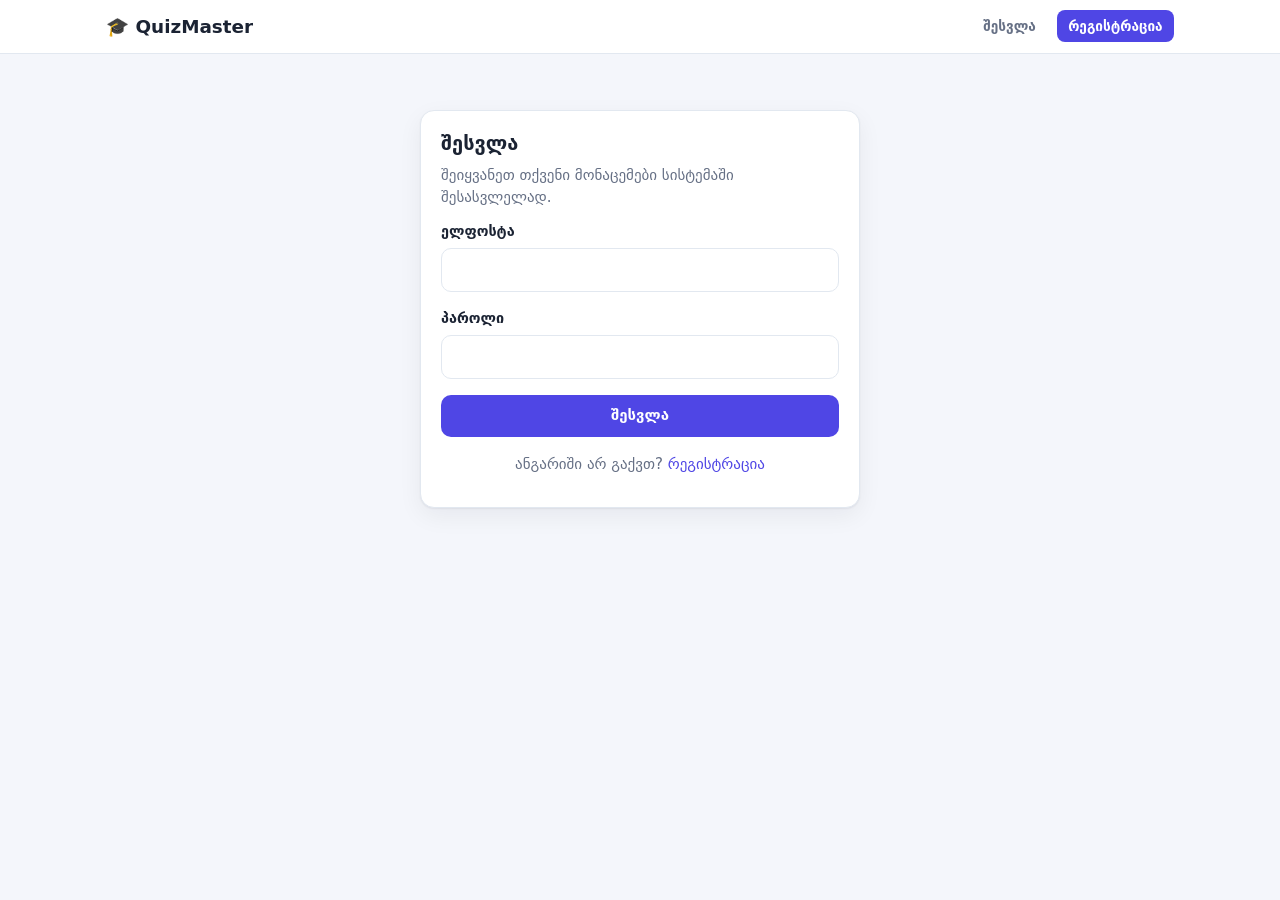
<file: QuizMaster.API/wwwroot/index.html>
<!DOCTYPE html>
<html lang="ka">
<head>
  <meta charset="utf-8">
  <meta name="viewport" content="width=device-width, initial-scale=1">
  <title>QuizMaster — ონლაინ ტესტირება</title>
  <link rel="icon" href="data:image/svg+xml,%3Csvg xmlns='http://www.w3.org/2000/svg' viewBox='0 0 100 100'%3E%3Ctext y='.9em' font-size='90'%3E🎓%3C/text%3E%3C/svg%3E">
  <link rel="stylesheet" href="css/app.css">
</head>
<body>
  <header class="topbar">
    <div class="topbar-inner">
      <a class="brand" href="#/">🎓 QuizMaster</a>
      <nav id="nav" class="nav"></nav>
      <div id="user-area" class="user-area"></div>
    </div>
  </header>

  <main id="app" class="container"></main>

  <div id="toasts" aria-live="polite"></div>
  <div id="modal-root"></div>

  <script type="module" src="js/app.js"></script>
</body>
</html>
</file>
<file: QuizMaster.API/wwwroot/css/app.css>
:root {
  --bg: #f4f6fb;
  --surface: #ffffff;
  --surface-2: #f0f3f9;
  --text: #1b2333;
  --muted: #667085;
  --border: #e2e8f0;
  --primary: #4f46e5;
  --primary-600: #4338ca;
  --primary-50: #eef2ff;
  --success: #12a150;
  --success-50: #e6f6ed;
  --danger: #dc3545;
  --danger-50: #fdecee;
  --warning: #d97706;
  --warning-50: #fff4dc;
  --radius: 14px;
  --shadow: 0 1px 2px rgba(16, 24, 40, .06), 0 8px 24px rgba(16, 24, 40, .06);
}

@media (prefers-color-scheme: dark) {
  :root {
    --bg: #0f1420;
    --surface: #171e2e;
    --surface-2: #1f2840;
    --text: #e8ecf5;
    --muted: #9aa6bd;
    --border: #2a3550;
    --primary: #7c83ff;
    --primary-600: #8f95ff;
    --primary-50: #1f2550;
    --success: #34c77b;
    --success-50: #12301f;
    --danger: #ff6b78;
    --danger-50: #3a1a20;
    --warning: #fbbf24;
    --warning-50: #3a2d0e;
    --shadow: 0 1px 2px rgba(0, 0, 0, .4), 0 8px 24px rgba(0, 0, 0, .35);
  }
}

* { box-sizing: border-box; }
[hidden] { display: none !important; }

body {
  margin: 0;
  background: var(--bg);
  color: var(--text);
  font-family: system-ui, "Segoe UI", "Noto Sans Georgian", "Sylfaen", Roboto, sans-serif;
  font-size: 15px;
  line-height: 1.5;
}

a { color: var(--primary); text-decoration: none; }
a:hover { text-decoration: underline; }
h1, h2, h3 { margin: 0 0 .4em; line-height: 1.25; }
h1 { font-size: 1.6rem; }
h2 { font-size: 1.25rem; }
h3 { font-size: 1.05rem; }
p { margin: 0 0 .8em; }
.muted { color: var(--muted); }
.small { font-size: .85rem; }
.right { text-align: right; }
.center { text-align: center; }
.mt { margin-top: 1rem; }
.mb { margin-bottom: 1rem; }

/* ---------- topbar ---------- */
.topbar {
  position: sticky; top: 0; z-index: 20;
  background: var(--surface);
  border-bottom: 1px solid var(--border);
}
.topbar-inner {
  max-width: 1100px; margin: 0 auto; padding: .65rem 1rem;
  display: flex; align-items: center; gap: 1rem; flex-wrap: wrap;
}
.brand { font-weight: 700; font-size: 1.15rem; color: var(--text); }
.brand:hover { text-decoration: none; }
.nav { display: flex; gap: .25rem; flex: 1; flex-wrap: wrap; }
.nav a {
  padding: .4rem .8rem; border-radius: 999px; color: var(--muted); font-weight: 500;
}
.nav a:hover { background: var(--surface-2); text-decoration: none; }
.nav a.active { background: var(--primary-50); color: var(--primary); }
.user-area { display: flex; align-items: center; gap: .6rem; }
.user-chip { display: flex; align-items: center; gap: .5rem; color: var(--text); font-weight: 500; }
.user-chip:hover { text-decoration: none; }

.container { max-width: 1100px; margin: 0 auto; padding: 1.5rem 1rem 4rem; }

/* ---------- cards / layout ---------- */
.card {
  background: var(--surface); border: 1px solid var(--border);
  border-radius: var(--radius); box-shadow: var(--shadow); padding: 1.25rem;
}
.grid { display: grid; gap: 1rem; grid-template-columns: repeat(auto-fill, minmax(290px, 1fr)); }
.stack { display: flex; flex-direction: column; gap: 1rem; }
.row { display: flex; align-items: center; gap: .6rem; flex-wrap: wrap; }
.row-between { display: flex; align-items: center; justify-content: space-between; gap: .75rem; flex-wrap: wrap; }
.page-head { display: flex; align-items: flex-start; justify-content: space-between; gap: 1rem; flex-wrap: wrap; margin-bottom: 1.25rem; }
.page-head p { margin: 0; color: var(--muted); }

/* ---------- buttons ---------- */
.btn {
  display: inline-flex; align-items: center; justify-content: center; gap: .4rem;
  padding: .55rem 1rem; border-radius: 10px; border: 1px solid transparent;
  font: inherit; font-weight: 600; cursor: pointer; transition: .15s; text-decoration: none;
}
.btn:hover { text-decoration: none; }
.btn:disabled { opacity: .55; cursor: not-allowed; }
.btn-primary { background: var(--primary); color: #fff; }
.btn-primary:hover:not(:disabled) { background: var(--primary-600); }
.btn-secondary { background: var(--surface); color: var(--text); border-color: var(--border); }
.btn-secondary:hover:not(:disabled) { background: var(--surface-2); }
.btn-ghost { background: transparent; color: var(--muted); }
.btn-ghost:hover:not(:disabled) { background: var(--surface-2); color: var(--text); }
.btn-danger { background: var(--danger); color: #fff; }
.btn-danger:hover:not(:disabled) { filter: brightness(.92); }
.btn-success { background: var(--success); color: #fff; }
.btn-sm { padding: .3rem .65rem; font-size: .85rem; border-radius: 8px; }
.btn-block { width: 100%; }
.icon-btn {
  border: none; background: transparent; color: var(--muted); cursor: pointer;
  font-size: 1rem; padding: .25rem .45rem; border-radius: 8px;
}
.icon-btn:hover:not(:disabled) { background: var(--surface-2); color: var(--text); }
.icon-btn:disabled { opacity: .35; cursor: not-allowed; }

/* ---------- forms ---------- */
.form { display: flex; flex-direction: column; gap: 1rem; }
.field { display: flex; flex-direction: column; gap: .35rem; }
.field label { font-weight: 600; font-size: .9rem; }
.input, select, textarea {
  width: 100%; padding: .6rem .75rem; border: 1px solid var(--border);
  border-radius: 10px; background: var(--surface); color: var(--text); font: inherit;
}
.input:focus, select:focus, textarea:focus {
  outline: 2px solid var(--primary-50); border-color: var(--primary);
}
textarea { resize: vertical; }
.hint { color: var(--muted); font-size: .85rem; margin: 0; }
.field-row { display: grid; grid-template-columns: 1fr 1fr; gap: 1rem; }
@media (max-width: 560px) { .field-row { grid-template-columns: 1fr; } }

.role-choice { display: grid; grid-template-columns: 1fr 1fr; gap: .75rem; }
.role-choice label {
  border: 1px solid var(--border); border-radius: 12px; padding: .8rem;
  cursor: pointer; display: flex; gap: .6rem; align-items: flex-start; font-weight: 500;
}
.role-choice label:has(input:checked) { border-color: var(--primary); background: var(--primary-50); }
.role-choice small { display: block; color: var(--muted); font-weight: 400; }

/* ---------- alerts / badges ---------- */
.alert { padding: .7rem .9rem; border-radius: 10px; font-size: .92rem; }
.alert-error { background: var(--danger-50); color: var(--danger); }
.alert-info { background: var(--primary-50); color: var(--primary); }
.alert-warning { background: var(--warning-50); color: var(--warning); }
.alert-success { background: var(--success-50); color: var(--success); }

.badge {
  display: inline-block; padding: .15rem .6rem; border-radius: 999px;
  font-size: .78rem; font-weight: 600; white-space: nowrap;
}
.badge-success { background: var(--success-50); color: var(--success); }
.badge-warning { background: var(--warning-50); color: var(--warning); }
.badge-danger { background: var(--danger-50); color: var(--danger); }
.badge-primary { background: var(--primary-50); color: var(--primary); }
.badge-muted { background: var(--surface-2); color: var(--muted); }

/* ---------- tables ---------- */
.table-wrap { overflow-x: auto; }
table { width: 100%; border-collapse: collapse; }
th, td { padding: .7rem .8rem; text-align: left; border-bottom: 1px solid var(--border); vertical-align: middle; }
th { font-size: .78rem; text-transform: uppercase; letter-spacing: .04em; color: var(--muted); }
tr:last-child td { border-bottom: none; }
tr.me td { background: var(--primary-50); }

/* ---------- avatar ---------- */
.avatar {
  width: 36px; height: 36px; border-radius: 50%; object-fit: cover; flex: none;
  background: var(--primary-50); color: var(--primary);
  display: inline-flex; align-items: center; justify-content: center; font-weight: 700; font-size: .85rem;
}
.avatar-lg { width: 112px; height: 112px; font-size: 2rem; }

/* ---------- progress ---------- */
.progress { height: 8px; background: var(--surface-2); border-radius: 999px; overflow: hidden; }
.progress > span { display: block; height: 100%; background: var(--primary); border-radius: 999px; transition: width .3s; }
.progress.success > span { background: var(--success); }

/* ---------- quiz cards ---------- */
.quiz-card { display: flex; flex-direction: column; gap: .8rem; }
.quiz-card h3 { margin: 0; }
.meta { display: flex; flex-wrap: wrap; gap: .4rem .9rem; color: var(--muted); font-size: .88rem; }
.card-actions { display: flex; gap: .5rem; flex-wrap: wrap; margin-top: auto; }

/* ---------- attempt ---------- */
.attempt-bar {
  position: sticky; top: 58px; z-index: 10; margin-bottom: 1rem;
  display: flex; align-items: center; justify-content: space-between; gap: 1rem; flex-wrap: wrap;
}
.timer {
  font-variant-numeric: tabular-nums; font-size: 1.4rem; font-weight: 700;
  padding: .25rem .8rem; border-radius: 10px; background: var(--primary-50); color: var(--primary);
}
.timer.danger { background: var(--danger-50); color: var(--danger); }
.question header { display: flex; gap: .8rem; align-items: flex-start; margin-bottom: .8rem; }
.q-num {
  width: 32px; height: 32px; border-radius: 50%; background: var(--primary-50); color: var(--primary);
  display: inline-flex; align-items: center; justify-content: center; font-weight: 700; flex: none;
}
.q-text { font-weight: 600; white-space: pre-wrap; }
.options { display: flex; flex-direction: column; gap: .5rem; }
.option {
  display: flex; gap: .65rem; align-items: center; border: 1px solid var(--border);
  border-radius: 10px; padding: .6rem .8rem; cursor: pointer;
}
.option:hover { background: var(--surface-2); }
.option:has(input:checked) { border-color: var(--primary); background: var(--primary-50); }
.option:has(input:disabled) { cursor: default; opacity: .85; }
.question footer { display: flex; justify-content: flex-end; margin-top: .8rem; }

.result { text-align: center; max-width: 520px; margin: 2rem auto; }
.result-ring {
  --p: 0;
  width: 170px; height: 170px; margin: 1rem auto; border-radius: 50%;
  background: conic-gradient(var(--primary) calc(var(--p) * 1%), var(--surface-2) 0);
  display: flex; align-items: center; justify-content: center;
}
.result-ring > div {
  width: 134px; height: 134px; border-radius: 50%; background: var(--surface);
  display: flex; flex-direction: column; align-items: center; justify-content: center;
}
.result-ring strong { font-size: 2rem; }

/* ---------- lecturer ---------- */
.stat-grid { display: grid; gap: .8rem; grid-template-columns: repeat(auto-fit, minmax(140px, 1fr)); }
.stat { background: var(--surface-2); border-radius: 12px; padding: .8rem 1rem; }
.stat strong { display: block; font-size: 1.4rem; }
.stat span { color: var(--muted); font-size: .82rem; }
.opt-list { list-style: none; margin: .6rem 0 0; padding: 0; display: flex; flex-direction: column; gap: .35rem; }
.opt-item { display: flex; align-items: center; gap: .6rem; padding: .35rem .6rem; border-radius: 8px; background: var(--surface-2); }
.opt-item.correct { background: var(--success-50); }
.opt-item .grow { flex: 1; }
.opt-row { display: flex; gap: .5rem; align-items: center; margin-bottom: .5rem; }
.opt-row .input { flex: 1; }

/* ---------- tabs ---------- */
.tabs { display: flex; gap: .3rem; border-bottom: 1px solid var(--border); margin-bottom: 1rem; flex-wrap: wrap; }
.tab {
  background: none; border: none; font: inherit; color: var(--muted); cursor: pointer;
  padding: .6rem 1rem; border-bottom: 2px solid transparent; font-weight: 600;
}
.tab.active { color: var(--primary); border-bottom-color: var(--primary); }

/* ---------- misc ---------- */
.auth-card { max-width: 440px; margin: 2rem auto; }
.empty { text-align: center; padding: 3rem 1rem; color: var(--muted); }
.empty .icon { font-size: 2.5rem; }
.spinner {
  width: 34px; height: 34px; border-radius: 50%; margin: 3rem auto;
  border: 3px solid var(--border); border-top-color: var(--primary); animation: spin .8s linear infinite;
}
.spinner-sm { width: 16px; height: 16px; margin: 0; border-width: 2px; }
@keyframes spin { to { transform: rotate(360deg); } }
.pager { display: flex; justify-content: center; align-items: center; gap: .8rem; margin-top: 1rem; }
.photo-preview { max-width: 160px; max-height: 160px; border-radius: 12px; margin-top: .5rem; }

/* ---------- toasts / modal ---------- */
#toasts { position: fixed; right: 1rem; bottom: 1rem; display: flex; flex-direction: column; gap: .5rem; z-index: 100; }
.toast {
  background: var(--surface); border: 1px solid var(--border); border-left: 4px solid var(--primary);
  padding: .7rem 1rem; border-radius: 10px; box-shadow: var(--shadow); max-width: 360px;
  animation: slide .25s ease-out; transition: opacity .4s;
}
.toast-success { border-left-color: var(--success); }
.toast-error { border-left-color: var(--danger); }
.toast.hide { opacity: 0; }
@keyframes slide { from { transform: translateY(12px); opacity: 0; } }

.modal-overlay {
  position: fixed; inset: 0; background: rgba(10, 15, 30, .55); z-index: 50;
  display: flex; align-items: flex-start; justify-content: center; padding: 3rem 1rem; overflow-y: auto;
}
.modal {
  background: var(--surface); border-radius: var(--radius); width: 100%; max-width: 480px;
  box-shadow: var(--shadow); border: 1px solid var(--border);
}
.modal-wide { max-width: 680px; }
.modal-head { display: flex; justify-content: space-between; align-items: center; padding: 1rem 1.25rem; border-bottom: 1px solid var(--border); }
.modal-head h3 { margin: 0; }
.modal-body { padding: 1.25rem; }
.modal-actions { display: flex; justify-content: flex-end; gap: .6rem; margin-top: 1.25rem; }
</file>
